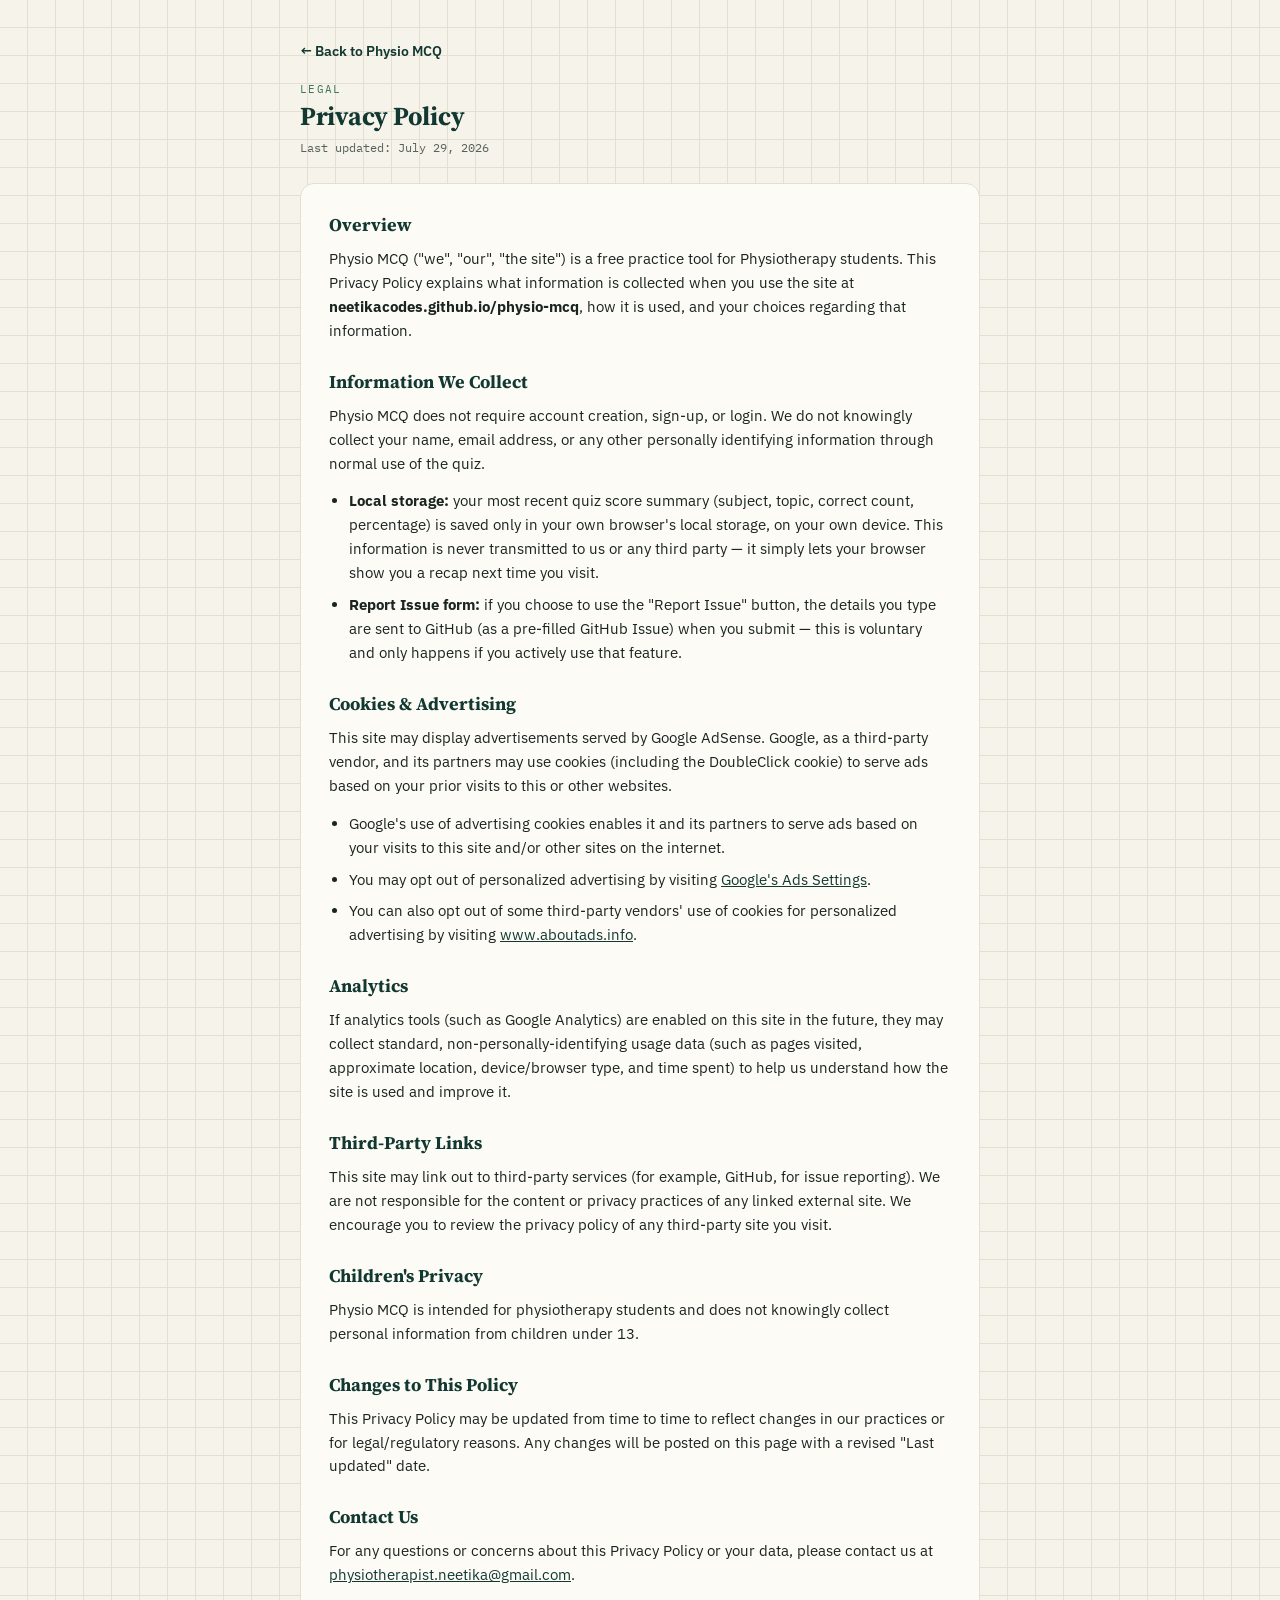
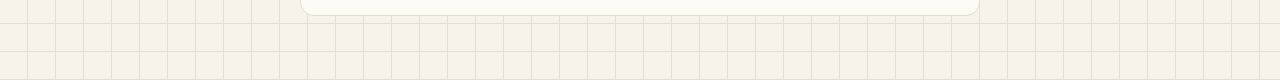
<file: privacy-policy.html>
<!DOCTYPE html>
<html lang="en">
<head>
<meta charset="UTF-8">
<meta name="viewport" content="width=device-width, initial-scale=1.0">
<title>Privacy Policy — Physio MCQ</title>
<meta name="description" content="Privacy Policy for Physio MCQ — Anatomy & Neuroanatomy Practice. Learn what data is collected, how cookies and ads work, and how to contact us.">
<meta name="robots" content="index, follow">
<link rel="canonical" href="https://neetikacodes.github.io/physio-mcq/privacy-policy.html">
<link rel="preconnect" href="https://fonts.googleapis.com">
<link rel="preconnect" href="https://fonts.gstatic.com" crossorigin>
<link href="https://fonts.googleapis.com/css2?family=Source+Serif+4:opsz,wght@8..60,400;8..60,600;8..60,700&family=IBM+Plex+Sans:wght@400;500;600;700&family=IBM+Plex+Mono:wght@400;500;600&display=swap" rel="stylesheet">
<link rel="stylesheet" href="style.css">
<style>
  .legal-wrap { max-width: 720px; margin: 0 auto; padding: 40px 20px 64px; }
  .legal-updated { font-family: var(--mono); font-size: 12px; color: var(--ink-soft); margin: 0 0 28px; }
  .legal-card { background: var(--paper-card); border: 1px solid var(--paper-line); border-radius: 14px; padding: 28px; }
  .legal-h2 { font-family: var(--serif); font-size: 18px; font-weight: 700; color: var(--teal-deep); margin: 26px 0 10px; }
  .legal-h2:first-child { margin-top: 0; }
  .legal-p { font-family: var(--sans); font-size: 14.5px; line-height: 1.65; color: var(--ink); margin: 0 0 14px; }
  .legal-p:last-child { margin-bottom: 0; }
  .legal-list { margin: 0 0 14px; padding-left: 20px; font-family: var(--sans); font-size: 14.5px; line-height: 1.65; color: var(--ink); }
  .legal-list li { margin-bottom: 8px; }
  .legal-back { display: inline-flex; align-items: center; gap: 6px; font-family: var(--sans); font-size: 13.5px; font-weight: 600; color: var(--teal-deep); text-decoration: none; margin-bottom: 22px; }
  .legal-back:hover { color: var(--teal); }
  a { color: var(--teal-deep); }
</style>
</head>
<body>

<div class="legal-wrap">
  <a class="legal-back" href="index.html">&larr; Back to Physio MCQ</a>

  <header class="brand-row" style="margin-bottom:6px;">
    <div class="brand">
      <div>
        <p class="brand-eyebrow">Legal</p>
        <h1 class="brand-title" style="font-size:26px;">Privacy Policy</h1>
      </div>
    </div>
  </header>
  <p class="legal-updated">Last updated: July 29, 2026</p>

  <div class="legal-card">

    <h2 class="legal-h2">Overview</h2>
    <p class="legal-p">
      Physio MCQ ("we", "our", "the site") is a free practice tool for Physiotherapy
      students. This Privacy Policy explains what information is collected when you
      use the site at <strong>neetikacodes.github.io/physio-mcq</strong>, how it is used,
      and your choices regarding that information.
    </p>

    <h2 class="legal-h2">Information We Collect</h2>
    <p class="legal-p">
      Physio MCQ does not require account creation, sign-up, or login. We do not
      knowingly collect your name, email address, or any other personally identifying
      information through normal use of the quiz.
    </p>
    <ul class="legal-list">
      <li><strong>Local storage:</strong> your most recent quiz score summary (subject,
        topic, correct count, percentage) is saved only in your own browser's local
        storage, on your own device. This information is never transmitted to us or
        any third party — it simply lets your browser show you a recap next time you
        visit.</li>
      <li><strong>Report Issue form:</strong> if you choose to use the "Report Issue"
        button, the details you type are sent to GitHub (as a pre-filled GitHub Issue)
        when you submit — this is voluntary and only happens if you actively use that
        feature.</li>
    </ul>

    <h2 class="legal-h2">Cookies &amp; Advertising</h2>
    <p class="legal-p">
      This site may display advertisements served by Google AdSense. Google, as a
      third-party vendor, and its partners may use cookies (including the DoubleClick
      cookie) to serve ads based on your prior visits to this or other websites.
    </p>
    <ul class="legal-list">
      <li>Google's use of advertising cookies enables it and its partners to serve ads
        based on your visits to this site and/or other sites on the internet.</li>
      <li>You may opt out of personalized advertising by visiting
        <a href="https://www.google.com/settings/ads" target="_blank" rel="noopener">Google's Ads Settings</a>.</li>
      <li>You can also opt out of some third-party vendors' use of cookies for
        personalized advertising by visiting
        <a href="https://www.aboutads.info/choices/" target="_blank" rel="noopener">www.aboutads.info</a>.</li>
    </ul>

    <h2 class="legal-h2">Analytics</h2>
    <p class="legal-p">
      If analytics tools (such as Google Analytics) are enabled on this site in the
      future, they may collect standard, non-personally-identifying usage data (such
      as pages visited, approximate location, device/browser type, and time spent) to
      help us understand how the site is used and improve it.
    </p>

    <h2 class="legal-h2">Third-Party Links</h2>
    <p class="legal-p">
      This site may link out to third-party services (for example, GitHub, for issue
      reporting). We are not responsible for the content or privacy practices of any
      linked external site. We encourage you to review the privacy policy of any
      third-party site you visit.
    </p>

    <h2 class="legal-h2">Children's Privacy</h2>
    <p class="legal-p">
      Physio MCQ is intended for physiotherapy students and does not knowingly collect
      personal information from children under 13.
    </p>

    <h2 class="legal-h2">Changes to This Policy</h2>
    <p class="legal-p">
      This Privacy Policy may be updated from time to time to reflect changes in our
      practices or for legal/regulatory reasons. Any changes will be posted on this
      page with a revised "Last updated" date.
    </p>

    <h2 class="legal-h2">Contact Us</h2>
    <p class="legal-p">
      For any questions or concerns about this Privacy Policy or your data, please
      contact us at
      <a href="mailto:physiotherapist.neetika@gmail.com">physiotherapist.neetika@gmail.com</a>.
    </p>

  </div>
</div>

</body>
</html>
</file>
<file: style.css>
:root {
  --teal-deep: #123832;
  --teal: #1F5F52;
  --teal-soft: #3F7859;
  --paper: #F6F3EA;
  --paper-card: #FDFBF5;
  --paper-line: #E3DFD1;
  --ink: #1A2420;
  --ink-soft: #566158;
  --coral: #C0503B;
  --coral-soft: #F3E0DA;
  --green: #3F7859;
  --green-soft: #DFEAE0;
  --amber: #B87F2A;
  --amber-soft: #F1E4CC;

  --serif: "Source Serif 4", Georgia, serif;
  --sans: "IBM Plex Sans", -apple-system, sans-serif;
  --mono: "IBM Plex Mono", monospace;
}

* { box-sizing: border-box; }

html, body {
  margin: 0;
  padding: 0;
  background: var(--paper);
  color: var(--ink);
  font-family: var(--sans);
}

body {
  background-image:
    linear-gradient(var(--paper-line) 1px, transparent 1px),
    linear-gradient(90deg, var(--paper-line) 1px, transparent 1px);
  background-size: 28px 28px;
  background-position: -1px -1px;
  background-color: var(--paper);
  min-height: 100vh;
}

.app {
  max-width: 640px;
  margin: 0 auto;
  padding: 28px 20px 64px;
  min-height: 100vh;
}

.screen { animation: fade-up .35s ease both; }
@keyframes fade-up {
  from { opacity: 0; transform: translateY(8px); }
  to { opacity: 1; transform: translateY(0); }
}
@media (prefers-reduced-motion: reduce) {
  .screen, * { animation: none !important; transition: none !important; }
}

/* ===== Brand row ===== */
.brand-row {
  display: flex;
  align-items: flex-end;
  justify-content: space-between;
  margin-bottom: 28px;
  gap: 12px;
  flex-wrap: wrap;
}
.brand { display: flex; align-items: center; gap: 12px; }
.brand-mark { color: var(--teal-deep); flex-shrink: 0; }
.brand-eyebrow {
  font-family: var(--mono);
  font-size: 11px;
  letter-spacing: 0.12em;
  text-transform: uppercase;
  color: var(--teal-soft);
  margin: 0 0 2px;
}
.brand-title {
  font-family: var(--serif);
  font-weight: 700;
  font-size: 28px;
  margin: 0;
  color: var(--teal-deep);
  letter-spacing: -0.01em;
}
.bank-count {
  font-family: var(--mono);
  font-size: 12px;
  color: var(--ink-soft);
  margin: 0;
}
.bank-count span { color: var(--teal-deep); font-weight: 600; }

/* ===== Setup card ===== */
.setup-card {
  background: var(--paper-card);
  border: 1px solid var(--paper-line);
  border-radius: 14px;
  padding: 28px;
  box-shadow: 0 1px 0 rgba(18,56,50,0.03);
}
.setup-block { margin-bottom: 26px; }
.setup-block:last-child { margin-bottom: 0; }
.setup-label {
  font-family: var(--sans);
  font-weight: 600;
  font-size: 14px;
  color: var(--ink);
  margin: 0 0 12px;
}
.setup-label-row {
  display: flex;
  justify-content: space-between;
  align-items: baseline;
}
.count-readout {
  font-family: var(--mono);
  font-size: 20px;
  font-weight: 600;
  color: var(--teal-deep);
}

.chip-grid {
  display: grid;
  grid-template-columns: 1fr 1fr;
  gap: 10px;
}
.chip-row { display: flex; gap: 8px; flex-wrap: wrap; }
.chip-row-wrap { align-items: flex-start; }

.chip-topic {
  padding: 9px 12px;
  border-radius: 8px;
  display: flex;
  flex-direction: column;
  align-items: flex-start;
  gap: 2px;
}
.chip-topic .chip-count {
  margin-top: 0;
}

.chip {
  font-family: var(--sans);
  font-size: 13.5px;
  font-weight: 500;
  color: var(--ink);
  background: var(--paper);
  border: 1.4px solid var(--paper-line);
  border-radius: 10px;
  padding: 12px 14px;
  cursor: pointer;
  text-align: left;
  transition: border-color .15s, background .15s;
}
.chip .chip-count {
  display: block;
  font-family: var(--mono);
  font-size: 11px;
  color: var(--ink-soft);
  margin-top: 2px;
}
.chip:hover { border-color: var(--teal-soft); }
.chip.active {
  background: var(--teal-deep);
  border-color: var(--teal-deep);
  color: var(--paper-card);
}
.chip.active .chip-count { color: #C9DDD5; }

.chip-row .chip {
  padding: 9px 16px;
  border-radius: 999px;
}

input[type="range"] {
  width: 100%;
  accent-color: var(--teal-deep);
  margin: 10px 0 4px;
}
.slider-scale {
  display: flex;
  justify-content: space-between;
  font-family: var(--mono);
  font-size: 11px;
  color: var(--ink-soft);
}
.setup-hint {
  font-family: var(--mono);
  font-size: 12px;
  color: var(--ink-soft);
  margin: 10px 0 0;
}

.start-btn {
  width: 100%;
  margin-top: 26px;
  background: var(--teal-deep);
  color: var(--paper-card);
  border: none;
  border-radius: 10px;
  padding: 15px 20px;
  font-family: var(--sans);
  font-weight: 600;
  font-size: 15px;
  display: flex;
  align-items: center;
  justify-content: center;
  gap: 8px;
  cursor: pointer;
  transition: background .15s, transform .1s;
}
.start-btn:hover { background: var(--teal); }
.start-btn:active { transform: scale(0.98); }
.start-btn:disabled { opacity: .5; cursor: not-allowed; }

.progress-recap {
  margin-top: 20px;
  font-family: var(--mono);
  font-size: 12px;
  color: var(--ink-soft);
}
.progress-recap strong { color: var(--teal-deep); }

/* ===== Ad slot ===== */
.ad-slot {
  margin-top: 26px;
  padding-top: 20px;
  border-top: 1px dashed var(--paper-line);
  text-align: center;
}
.ad-label {
  font-family: var(--mono);
  font-size: 10px;
  letter-spacing: 0.1em;
  text-transform: uppercase;
  color: var(--ink-soft);
  margin: 0 0 10px;
  opacity: 0.7;
}
.ad-slot a {
  display: inline-block;
  max-width: 220px;
  width: 100%;
}
.ad-slot img {
  width: 100%;
  height: auto;
  display: block;
  border-radius: 12px;
  border: 1px solid var(--paper-line);
  box-shadow: 0 1px 0 rgba(18,56,50,0.03);
}

/* ===== Quiz screen ===== */
.quiz-top {
  display: flex;
  align-items: center;
  justify-content: space-between;
  gap: 10px;
  margin-bottom: 16px;
}
.exit-btn {
  display: flex;
  align-items: center;
  gap: 4px;
  background: none;
  border: none;
  font-family: var(--sans);
  font-size: 13px;
  font-weight: 500;
  color: var(--ink-soft);
  cursor: pointer;
  padding: 6px 4px;
}
.exit-btn:hover { color: var(--coral); }
.quiz-meta { display: flex; gap: 6px; flex-wrap: wrap; justify-content: flex-end; }
.quiz-subject, .quiz-topic, .quiz-diff {
  font-family: var(--mono);
  font-size: 11px;
  padding: 4px 10px;
  border-radius: 999px;
  background: var(--teal-soft);
  color: var(--paper-card);
}
.quiz-topic { background: var(--teal-deep); }
.quiz-diff { background: var(--amber); }
.quiz-score {
  font-family: var(--mono);
  font-size: 13px;
  font-weight: 600;
  color: var(--teal-deep);
}

.progress-track {
  height: 5px;
  background: var(--paper-line);
  border-radius: 999px;
  overflow: hidden;
}
.progress-fill {
  height: 100%;
  background: var(--teal-deep);
  width: 0%;
  transition: width .3s ease;
}
.progress-label {
  font-family: var(--mono);
  font-size: 11.5px;
  color: var(--ink-soft);
  margin: 7px 0 20px;
}

.q-card {
  background: var(--paper-card);
  border: 1px solid var(--paper-line);
  border-radius: 14px;
  padding: 26px;
}
.q-id {
  font-family: var(--mono);
  font-size: 11px;
  color: var(--ink-soft);
  letter-spacing: 0.06em;
  margin: 0 0 10px;
}
.q-text {
  font-family: var(--serif);
  font-size: 20px;
  font-weight: 600;
  line-height: 1.42;
  color: var(--ink);
  margin: 0 0 22px;
}

.options { display: flex; flex-direction: column; gap: 10px; }
.option-btn {
  display: flex;
  align-items: flex-start;
  gap: 12px;
  text-align: left;
  width: 100%;
  background: var(--paper);
  border: 1.4px solid var(--paper-line);
  border-radius: 10px;
  padding: 13px 15px;
  font-family: var(--sans);
  font-size: 14.5px;
  color: var(--ink);
  cursor: pointer;
  transition: border-color .15s, background .15s;
}
.option-btn:hover:not(:disabled) { border-color: var(--teal-soft); }
.option-key {
  font-family: var(--mono);
  font-weight: 600;
  font-size: 13px;
  color: var(--teal-deep);
  border: 1.4px solid var(--paper-line);
  border-radius: 6px;
  width: 24px;
  height: 24px;
  flex-shrink: 0;
  display: flex;
  align-items: center;
  justify-content: center;
}
.option-text { padding-top: 2px; }

.option-btn.correct {
  background: var(--green-soft);
  border-color: var(--green);
}
.option-btn.correct .option-key { border-color: var(--green); color: var(--green); background: var(--paper-card); }
.option-btn.incorrect {
  background: var(--coral-soft);
  border-color: var(--coral);
}
.option-btn.incorrect .option-key { border-color: var(--coral); color: var(--coral); background: var(--paper-card); }
.option-btn:disabled { cursor: default; }
.option-btn.dim { opacity: 0.55; }

.explain-panel {
  margin-top: 18px;
  padding: 16px 17px;
  border-radius: 10px;
  background: var(--paper);
  border-left: 3px solid var(--teal-deep);
  animation: fade-up .25s ease both;
}
.explain-panel.is-wrong { border-left-color: var(--coral); }
.explain-verdict {
  font-family: var(--sans);
  font-weight: 700;
  font-size: 13px;
  margin: 0 0 6px;
  color: var(--green);
}
.explain-panel.is-wrong .explain-verdict { color: var(--coral); }
.explain-text {
  font-family: var(--sans);
  font-size: 14px;
  line-height: 1.55;
  color: var(--ink-soft);
  margin: 0;
}

.quiz-nav { margin-top: 20px; }
.next-btn {
  width: 100%;
  background: var(--teal-deep);
  color: var(--paper-card);
  border: none;
  border-radius: 10px;
  padding: 15px 20px;
  font-family: var(--sans);
  font-weight: 600;
  font-size: 15px;
  display: flex;
  align-items: center;
  justify-content: center;
  gap: 8px;
  cursor: pointer;
  transition: background .15s;
}
.next-btn:disabled { background: var(--paper-line); color: var(--ink-soft); cursor: not-allowed; }
.next-btn:not(:disabled):hover { background: var(--teal); }

/* ===== Results screen ===== */
.results-header { text-align: center; margin-bottom: 6px; }
.results-title {
  font-family: var(--serif);
  font-size: 24px;
  font-weight: 700;
  color: var(--teal-deep);
  margin: 4px 0 0;
}

.dial-wrap { text-align: center; margin: 20px 0 8px; }
.dial { width: 240px; height: 145px; }
.dial-pct {
  font-family: var(--mono);
  font-size: 30px;
  font-weight: 600;
  fill: var(--ink);
}
.dial-sub {
  font-family: var(--sans);
  font-size: 11px;
  fill: var(--ink-soft);
  text-transform: uppercase;
  letter-spacing: 0.08em;
}
#dial-arc { transition: stroke-dashoffset 1s cubic-bezier(.4,0,.2,1), stroke .3s; }
.dial-fraction {
  font-family: var(--mono);
  font-size: 13px;
  color: var(--ink-soft);
  margin: 0;
}

.breakdown-label {
  font-family: var(--mono);
  font-size: 11px;
  letter-spacing: 0.08em;
  text-transform: uppercase;
  color: var(--ink-soft);
  margin: 22px 0 8px;
}
.results-breakdown {
  display: flex;
  flex-direction: column;
  gap: 8px;
  margin: 0 0 26px;
}
.breakdown-row {
  display: flex;
  align-items: center;
  justify-content: space-between;
  background: var(--paper-card);
  border: 1px solid var(--paper-line);
  border-radius: 10px;
  padding: 12px 16px;
  font-family: var(--sans);
  font-size: 13.5px;
}
.breakdown-row .b-label { font-weight: 500; color: var(--ink); }
.breakdown-row .b-value { font-family: var(--mono); font-size: 13px; color: var(--teal-deep); font-weight: 600; }

.results-actions { display: flex; gap: 10px; }
.secondary-btn {
  flex: 1;
  background: var(--paper-card);
  border: 1.4px solid var(--paper-line);
  color: var(--ink);
  border-radius: 10px;
  padding: 14px 16px;
  font-family: var(--sans);
  font-weight: 600;
  font-size: 14.5px;
  cursor: pointer;
}
.secondary-btn:hover { border-color: var(--teal-soft); }
.results-actions .start-btn { flex: 1; margin-top: 0; }

.review-list { margin-top: 26px; display: flex; flex-direction: column; gap: 14px; }
.review-list[hidden] { display: none; }
.review-item {
  background: var(--paper-card);
  border: 1px solid var(--paper-line);
  border-left: 3px solid var(--coral);
  border-radius: 10px;
  padding: 16px 18px;
}
.review-tag {
  font-family: var(--mono);
  font-size: 10.5px;
  letter-spacing: 0.04em;
  text-transform: uppercase;
  color: var(--teal-soft);
  margin: 0 0 6px;
}
.review-q {
  font-family: var(--serif);
  font-size: 15.5px;
  font-weight: 600;
  margin: 0 0 8px;
  color: var(--ink);
}
.review-line { font-family: var(--sans); font-size: 13px; margin: 3px 0; }
.review-line.wrong { color: var(--coral); }
.review-line.right { color: var(--green); }
.review-explain { font-family: var(--sans); font-size: 13px; color: var(--ink-soft); margin: 8px 0 0; line-height: 1.5; }

@media (max-width: 420px) {
  .chip-grid { grid-template-columns: 1fr; }
  .brand-title { font-size: 24px; }
  .q-text { font-size: 18px; }
}
</file>
